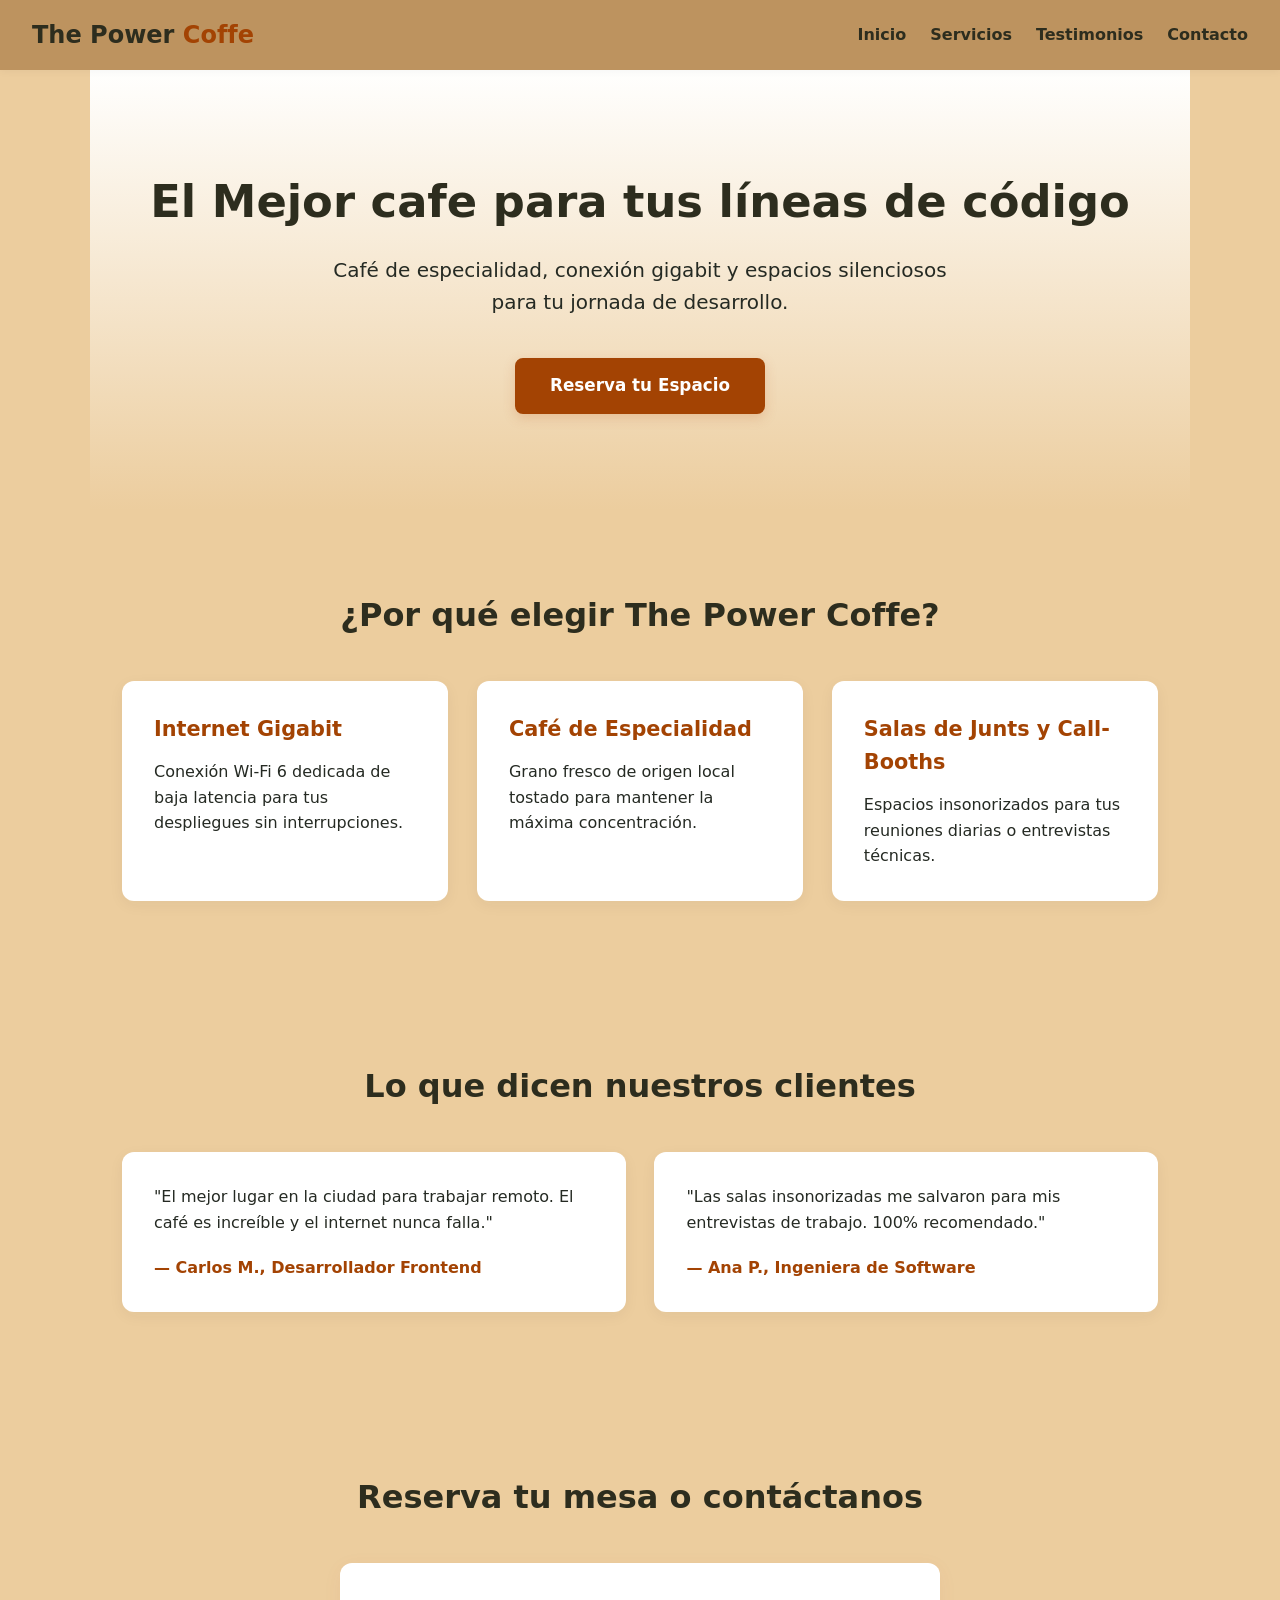
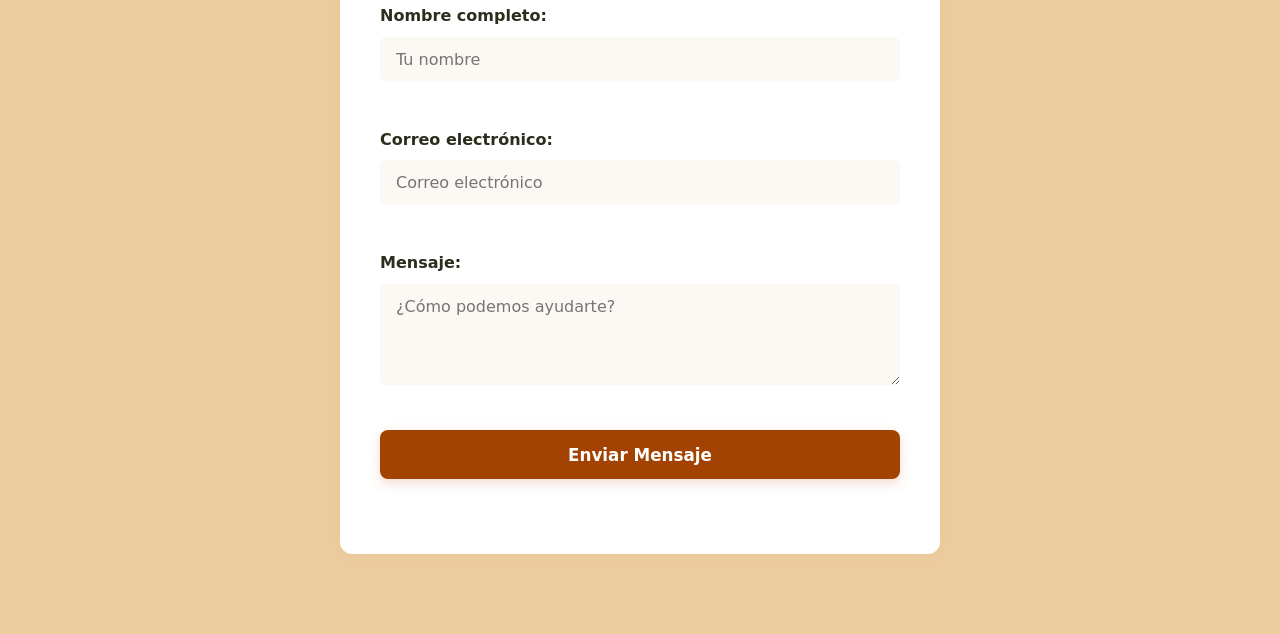
<file: index.html>
<!DOCTYPE html>
<html lang="es">
<head>
  <meta charset="UTF-8">
  <meta name="viewport" content="width=device-width, initial-scale=1.0">
  <title>The Power Coffe | El espacio ideal para programar y tomar buen café</title>
  <meta name="description" content="Café de especialidad, internet de alta velocidad y el mejor ambiente para desarrolladores.">
  <link rel="stylesheet" href="styles.css">
</head>
<body>

  <!-- Navegación y Menú Móvil -->
  <header class="navbar">
    <div class="logo">The Power <span> Coffe</span></div>
    <button class="nav-toggle" id="navToggle" aria-label="Abrir menú">☰</button>
    <nav class="nav-menu" id="navMenu">
      <a href="#hero">Inicio</a>
      <a href="#servicios">Servicios</a>
      <a href="#testimonios">Testimonios</a>
      <a href="#contacto">Contacto</a>
    </nav>
  </header>

  <main>
    <!-- 1. Sección Hero (Llamada a la Acción) -->
    <section id="hero" class="hero">
      <div class="hero-content">
        <h1>El Mejor cafe para tus líneas de código</h1>
        <p>Café de especialidad, conexión gigabit y espacios silenciosos para tu jornada de desarrollo.</p>
        <a href="#contacto" class="btn-primary">Reserva tu Espacio</a>
      </div>
    </section>

    <!-- 2. Sección de Servicios / Características -->
    <section id="servicios" class="servicios">
      <h2>¿Por qué elegir The Power Coffe?</h2>
      <div class="cards-grid">
        <article class="card">
          <h3>Internet Gigabit</h3>
          <p>Conexión Wi-Fi 6 dedicada de baja latencia para tus despliegues sin interrupciones.</p>
        </article>
        <article class="card">
          <h3>Café de Especialidad</h3>
          <p>Grano fresco de origen local tostado para mantener la máxima concentración.</p>
        </article>
        <article class="card">
          <h3>Salas de Junts y Call-Booths</h3>
          <p>Espacios insonorizados para tus reuniones diarias o entrevistas técnicas.</p>
        </article>
      </div>
    </section>

    <!-- 3. Sección de Testimonios -->
    <section id="testimonios" class="testimonios">
      <h2>Lo que dicen nuestros clientes</h2>
      <div class="testimonios-grid">
        <blockquote class="testimonio">
          <p>"El mejor lugar en la ciudad para trabajar remoto. El café es increíble y el internet nunca falla."</p>
          <cite>— Carlos M., Desarrollador Frontend</cite>
        </blockquote>
        <blockquote class="testimonio">
          <p>"Las salas insonorizadas me salvaron para mis entrevistas de trabajo. 100% recomendado."</p>
          <cite>— Ana P., Ingeniera de Software</cite>
        </blockquote>
      </div>
    </section>

    <!-- 4. Formulario de Contacto -->
    <section id="contacto" class="contacto">
      <h2>Reserva tu mesa o contáctanos</h2>
      <form id="contactForm" novalidate>
        <div class="form-group">
          <label for="nombre">Nombre completo:</label>
          <input type="text" id="nombre" name="nombre" placeholder="Tu nombre">
          <small class="error-msg" id="errorNombre"></small>
        </div>

        <div class="form-group">
          <label for="email">Correo electrónico:</label>
          <input type="email" id="email" name="email" placeholder="Correo electrónico">
          <small class="error-msg" id="errorEmail"></small>
        </div>

        <div class="form-group">
          <label for="mensaje">Mensaje:</label>
          <textarea id="mensaje" name="mensaje" rows="4" placeholder="¿Cómo podemos ayudarte?"></textarea>
          <small class="error-msg" id="errorMensaje"></small>
        </div>

        <button type="submit" class="btn-primary">Enviar Mensaje</button>
        <div id="formSuccess" class="success-msg"></div>
      </form>
    </section>
  </main>
  
  <script src="script.js"></script>
</body>
</html>
</file>
<file: styles.css>
:root {
  --primary-color: #a34303;    
  --primary-hover: #A0522B;   
  --bg-main: #eccd9e;          
  --bg-card: #FFFFFF;         
  --bg-navbar: #bd935f;        
  --text-color: #2d2d1e;       
  --text-muted: #252a23;       
  --error-color: #D9534F;      
  --success-color: #4B9B62;    
}

* {
  box-sizing: border-box;
  margin: 0;
  padding: 0;
  font-family: system-ui, -apple-system, sans-serif;
}

body {
  background-color: var(--bg-main);
  color: var(--text-color);
  line-height: 1.6;
}

/* Navbar */
.navbar {
  display: flex;
  justify-content: space-between;
  align-items: center;
  padding: 1rem 2rem;
  background-color: var(--bg-navbar);
  border-bottom: 1px solid var(--border-color);
  position: sticky;
  top: 0;
  z-index: 100;
  box-shadow: 0 2px 8px rgba(0, 0, 0, 0.04);
}

.logo {
  font-size: 1.5rem;
  font-weight: 700;
  color: var(--text-color);
}
.logo span { 
  color: var(--primary-color); 
}

.nav-menu {
  display: flex;
  gap: 1.5rem;
}

.nav-menu a {
  color: var(--text-color);
  text-decoration: none;
  font-weight: 600;
  transition: color 0.3s ease;
}

.nav-menu a:hover { 
  color: var(--primary-color); 
}

.nav-toggle {
  display: none;
  background: none;
  border: none;
  color: var(--text-color);
  font-size: 1.8rem;
  cursor: pointer;
}

/* Hero Section */
.hero {
  padding: 6rem 2rem;
  text-align: center;
  background: linear-gradient(180deg, #fffffe 0%, var(--bg-main) 100%);
  border-bottom: 1px solid var(--border-color);
}

.hero h1 { 
  font-size: 2.8rem; 
  margin-bottom: 1rem;
  color: var(--text-color);
}

.hero p { 
  font-size: 1.25rem; 
  color: var(--text-muted); 
  margin-bottom: 2.5rem; 
  max-width: 650px;
  margin-left: auto;
  margin-right: auto;
}

.btn-primary {
  background-color: var(--primary-color);
  color: #FFFFFF;
  font-weight: 700;
  padding: 0.9rem 2.2rem;
  border: none;
  border-radius: 8px;
  font-size: 1.05rem;
  cursor: pointer;
  text-decoration: none;
  display: inline-block;
  transition: all 0.3s ease;
  box-shadow: 0 4px 12px rgba(200, 109, 59, 0.25);
}

.btn-primary:hover {
  background-color: var(--primary-hover);
  transform: translateY(-2px);
  box-shadow: 0 6px 18px rgba(160, 82, 43, 0.35);
}

/* Secciones Generales */
section { 
  padding: 5rem 2rem; 
  max-width: 1100px; 
  margin: 0 auto; 
}

section h2 { 
  text-align: center; 
  margin-bottom: 2.5rem; 
  font-size: 2rem;
  color: var(--text-color);
}

/* Grids */
.cards-grid, .testimonios-grid {
  display: grid;
  grid-template-columns: repeat(auto-fit, minmax(280px, 1fr));
  gap: 1.8rem;
}

.card, .testimonio {
  background-color: var(--bg-card);
  padding: 2rem;
  border-radius: 12px;
  border: 1px solid var(--border-color);
  box-shadow: 0 4px 15px rgba(45, 36, 30, 0.05);
  transition: transform 0.3s ease, border-color 0.3s ease, box-shadow 0.3s ease;
}

.card:hover, .testimonio:hover {
  transform: translateY(-4px);
  border-color: var(--primary-color);
  box-shadow: 0 8px 24px rgba(200, 109, 59, 0.15);
}

.card h3 {
  color: var(--primary-color);
  margin-bottom: 0.8rem;
  font-size: 1.3rem;
}

.card p, .testimonio p {
  color: var(--text-muted);
}

.testimonio cite {
  display: block;
  margin-top: 1.2rem;
  color: var(--primary-color);
  font-style: normal;
  font-weight: 700;
}

/* Formulario */
.contacto form {
  max-width: 600px;
  margin: 0 auto;
  display: flex;
  flex-direction: column;
  gap: 1.2rem;
  background-color: var(--bg-card);
  padding: 2.5rem;
  border-radius: 12px;
  border: 1px solid var(--border-color);
  box-shadow: 0 4px 20px rgba(172, 75, 75, 0.05);
}

.form-group { 
  display: flex; 
  flex-direction: column; 
  gap: 0.5rem; 
}

.form-group label {
  color: var(--text-color);
  font-weight: 600;
}

.form-group input, .form-group textarea {
  padding: 0.8rem 1rem;
  border-radius: 6px;
  border: 1px solid var(--border-color);
  background-color: #FCF9F5;
  color: var(--text-color);
  font-size: 1rem;
  outline: none;
  transition: border-color 0.3s ease, background-color 0.3s ease;
}

.form-group input:focus, .form-group textarea:focus {
  border-color: var(--primary-color);
  background-color: #FFFFFF;
}

.error-msg { 
  color: var(--error-color); 
  font-size: 0.85rem; 
  min-height: 18px; 
}

.success-msg { 
  color: var(--success-color); 
  font-size: 1rem; 
  text-align: center; 
  margin-top: 1rem; 
  font-weight: 600;
}

footer { 
  text-align: center; 
  padding: 2rem; 
  background-color: var(--bg-navbar); 
  color: var(--text-muted); 
  border-top: 1px solid var(--border-color);
}

/* Media Query para Pantallas Móviles */
@media (max-width: 768px) {
  .nav-toggle { display: block; }
  .nav-menu {
    display: none;
    flex-direction: column;
    position: absolute;
    top: 100%;
    left: 0;
    width: 100%;
    background-color: var(--bg-navbar);
    padding: 1.5rem 2rem;
    border-bottom: 1px solid var(--border-color);
  }
  .nav-menu.active { display: flex; }
}
</file>
